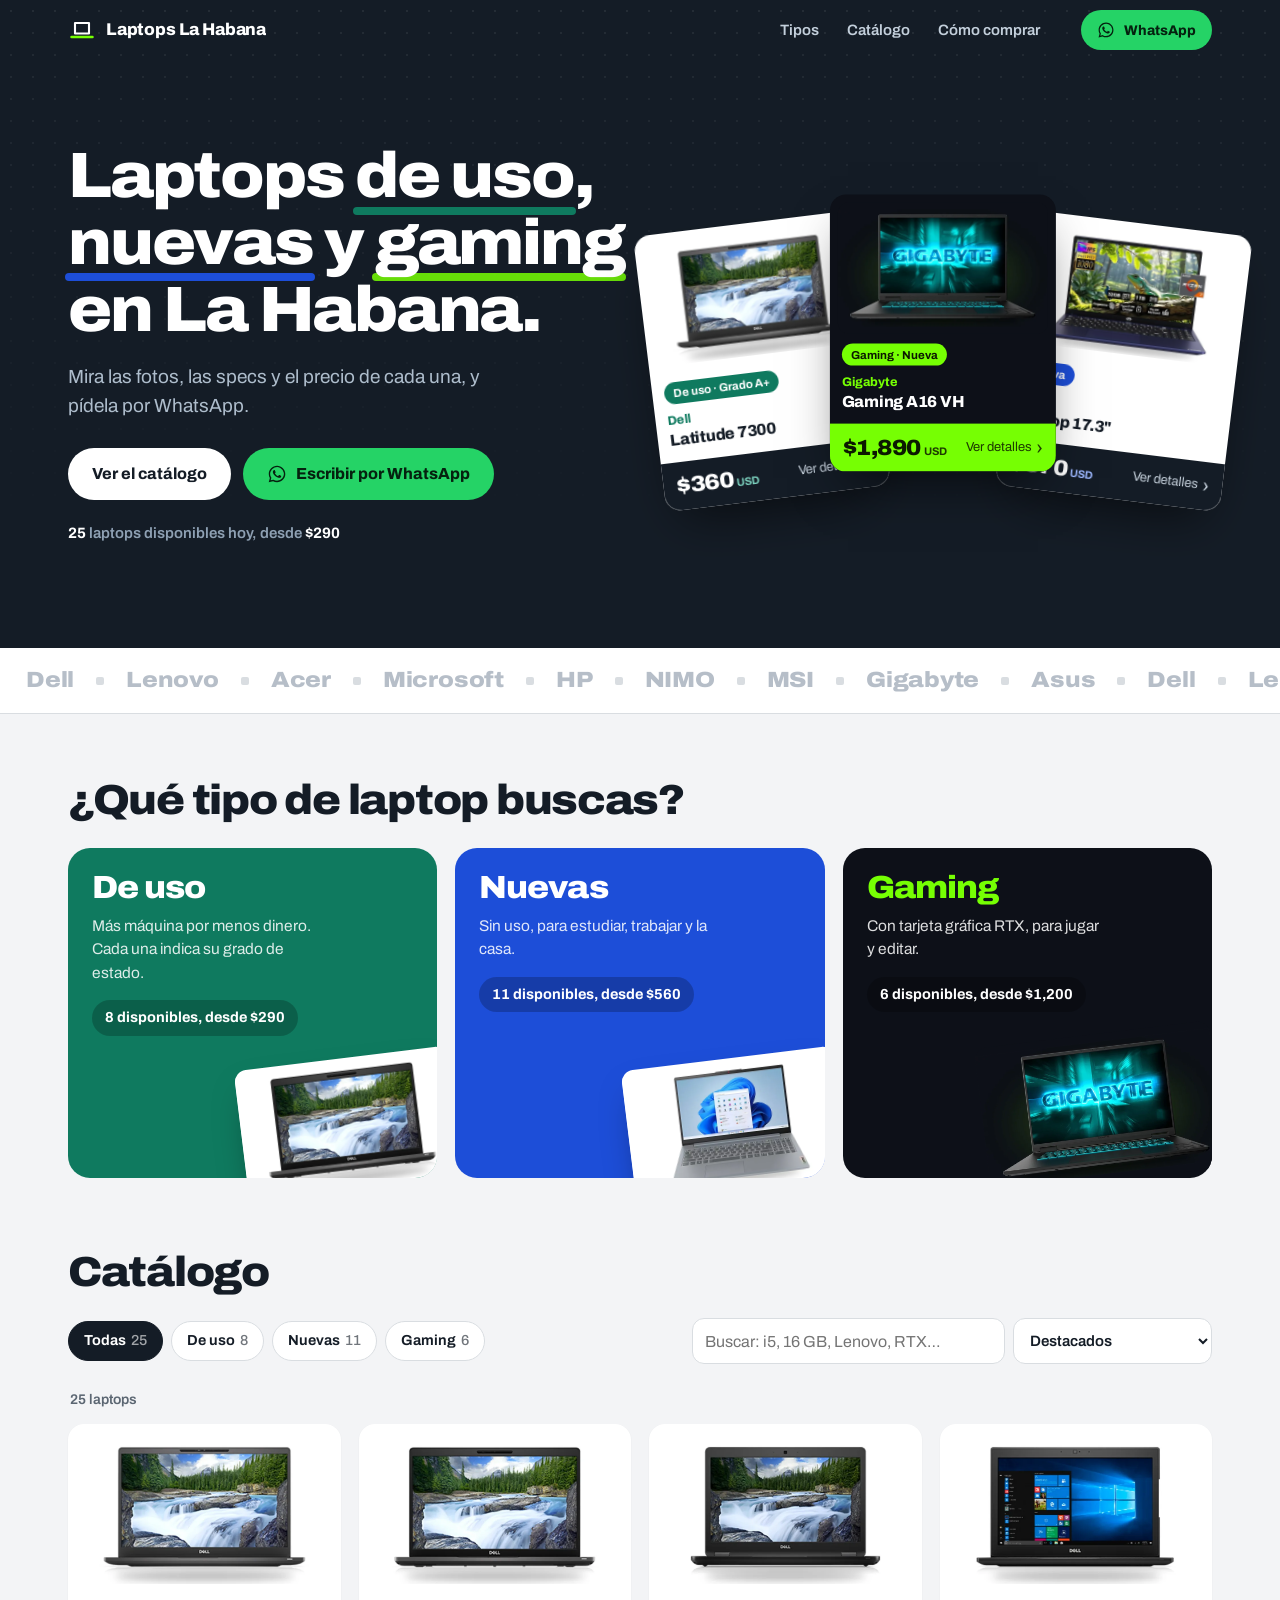
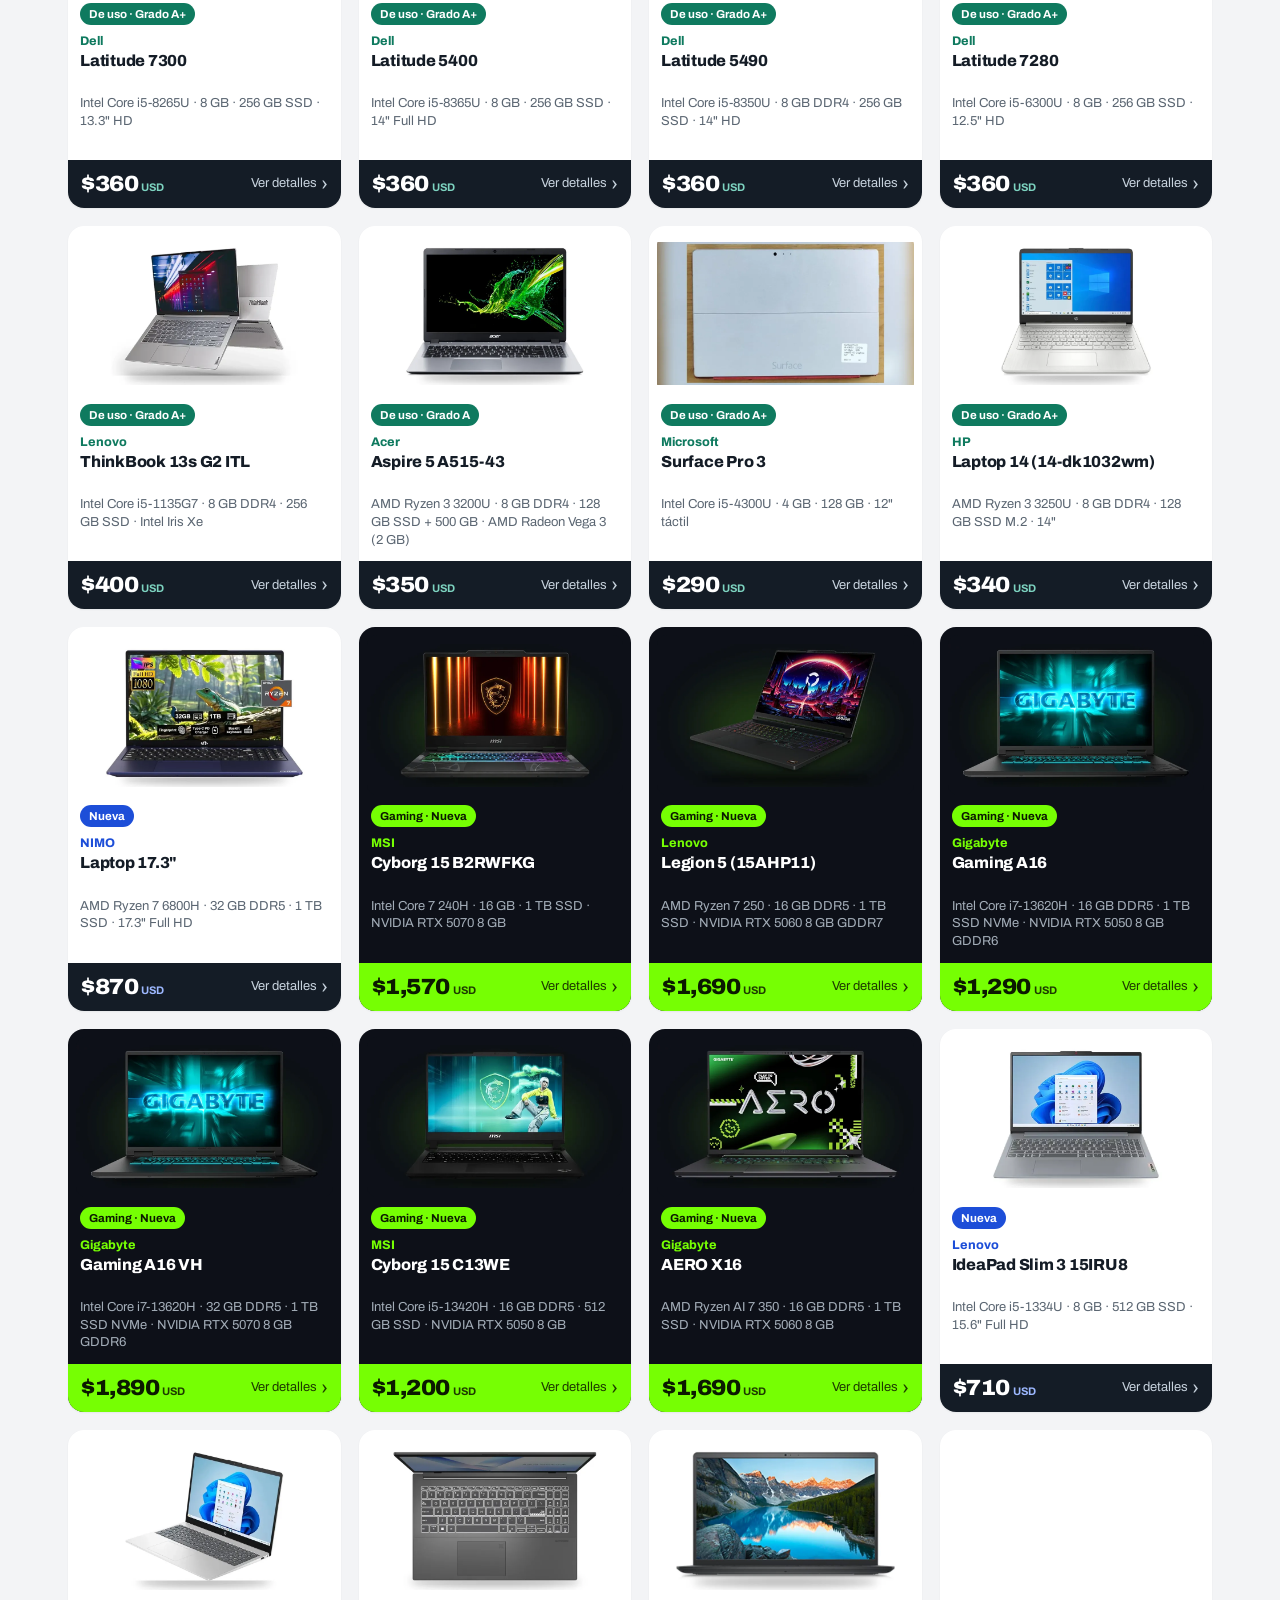
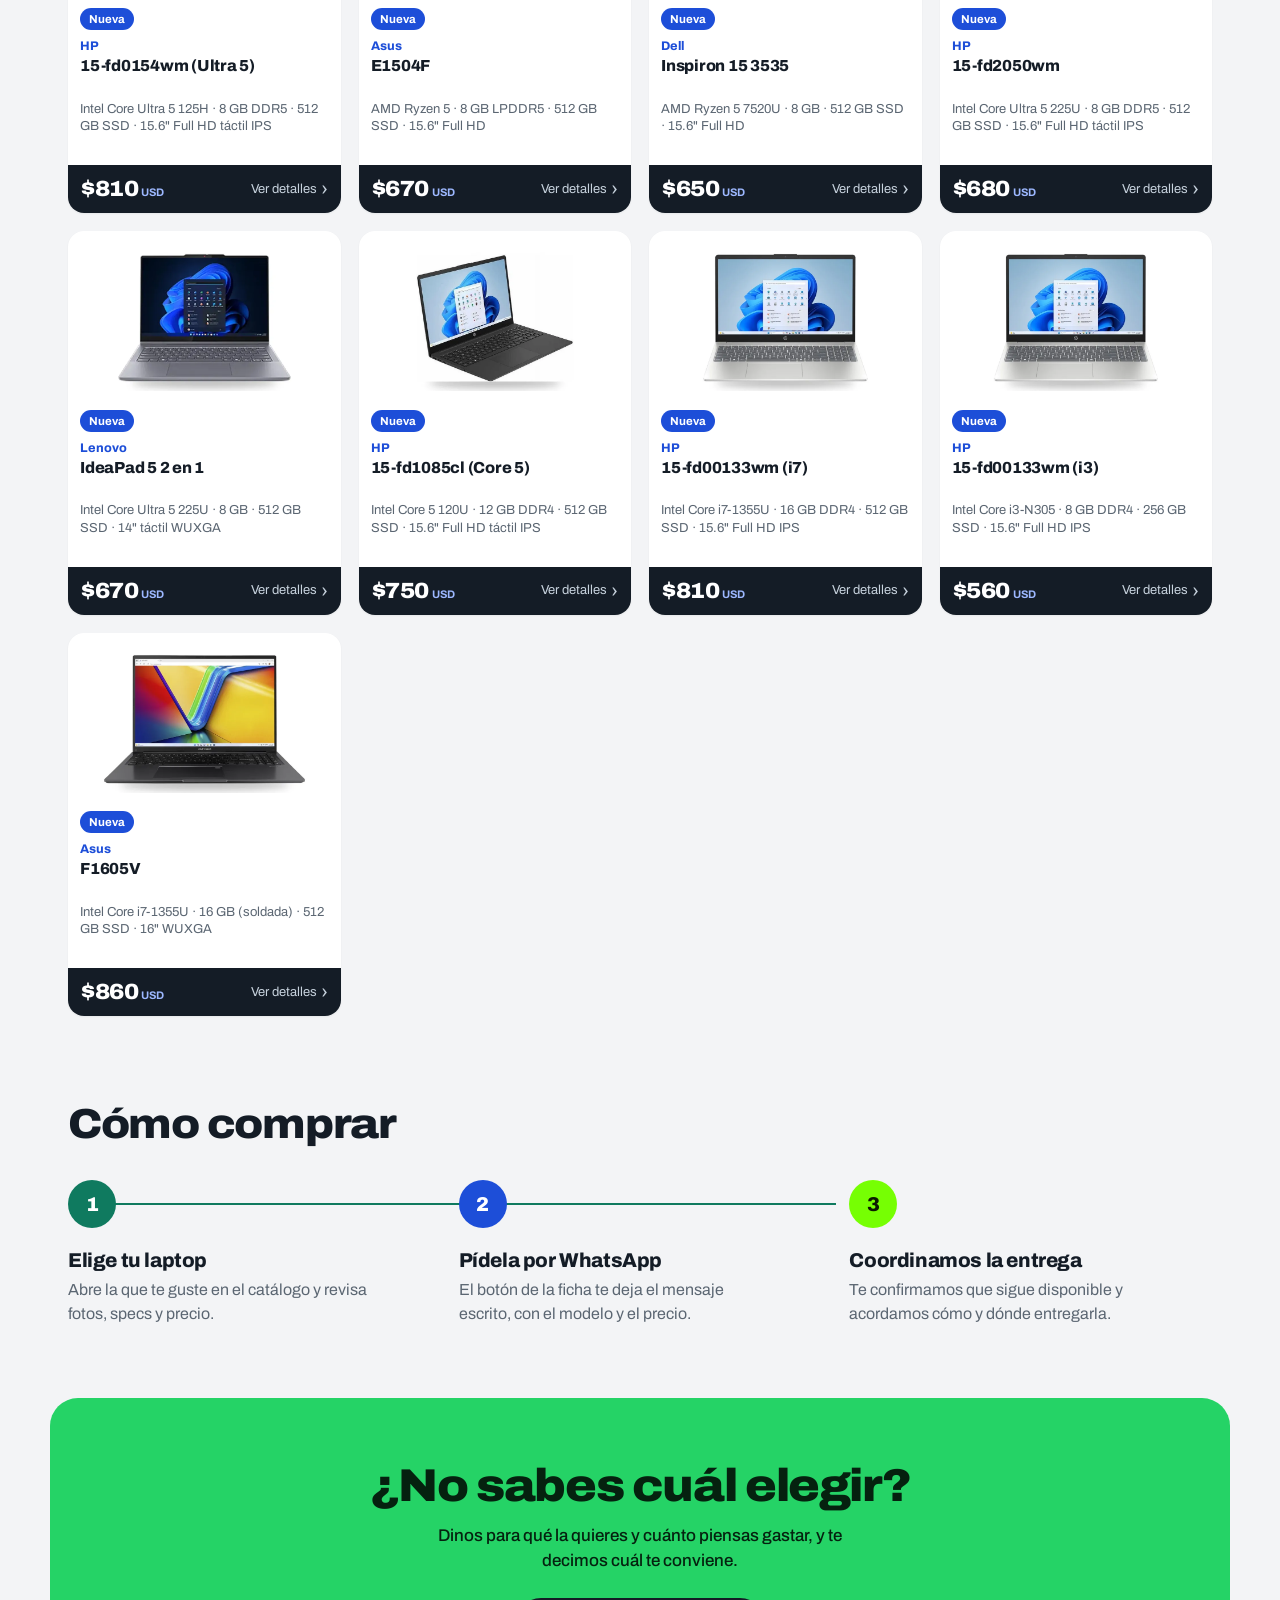
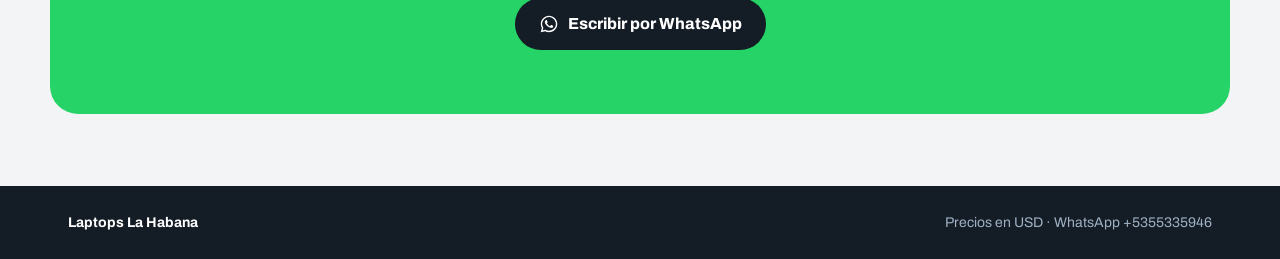
<file: index.html>
<!doctype html>
<html lang="es">
<head>
<meta charset="utf-8">
<meta name="viewport" content="width=device-width, initial-scale=1, viewport-fit=cover">
<!-- Seguridad: la página solo puede cargar archivos de este mismo sitio (nada de scripts externos ni incrustados). -->
<meta http-equiv="Content-Security-Policy" content="default-src 'none'; script-src 'self'; style-src 'self' 'unsafe-inline'; img-src 'self' data:; font-src 'self'; connect-src 'self'; base-uri 'none'; form-action 'none'">
<meta name="referrer" content="strict-origin-when-cross-origin">
<title>Catálogo de Laptops</title>
<meta name="description" content="Laptops de uso, nuevas y gaming en La Habana. Mira fotos, specs y precio, y pide la tuya por WhatsApp.">
<meta name="theme-color" content="#141c26">
<meta property="og:type" content="website">
<meta property="og:title" content="Laptops de uso, nuevas y gaming en La Habana">
<meta property="og:description" content="Laptops de uso, nuevas y gaming. Mira fotos, specs y precio, y pide la tuya por WhatsApp.">
<!-- Vista previa del enlace en WhatsApp, Facebook, etc. Si cambia la dirección de la página, cambia estas dos URL. -->
<meta property="og:url" content="https://pepilloagricola.github.io/catalogos/">
<meta property="og:image" content="https://pepilloagricola.github.io/catalogos/assets/og.jpg">
<meta property="og:image:width" content="1200">
<meta property="og:image:height" content="630">
<meta property="og:locale" content="es_ES">
<meta name="twitter:card" content="summary_large_image">
<link rel="preload" href="assets/fonts/archivo.woff2" as="font" type="font/woff2" crossorigin>
<link rel="icon" href="data:image/svg+xml,%3Csvg xmlns='http://www.w3.org/2000/svg' viewBox='0 0 32 32'%3E%3Crect width='32' height='32' rx='7' fill='%23141c26'/%3E%3Cpath d='M8 9h16v11H8z' fill='none' stroke='%23fff' stroke-width='2.2' stroke-linejoin='round'/%3E%3Cpath d='M5 24h22' stroke='%2376ff03' stroke-width='2.6' stroke-linecap='round'/%3E%3C/svg%3E">
<link rel="stylesheet" href="assets/styles.css">
</head>
<body>
<div id="page">

<header class="nav" id="nav">
  <div class="wrap nav-in">
    <a class="logo" href="#inicio">
      <svg viewBox="0 0 32 32" aria-hidden="true"><path class="l1" d="M8 8h16v12H8z"/><path class="l2" d="M4 24h24"/></svg>
      <span id="brand">Catálogo de Laptops</span>
    </a>
    <nav class="nav-links" aria-label="Secciones">
      <a href="#tipos">Tipos</a>
      <a href="#catalogo">Catálogo</a>
      <a href="#como-comprar">Cómo comprar</a>
    </nav>
    <a class="btn btn-wa btn-sm" id="waNav" href="#" target="_blank" rel="noopener">
      <svg viewBox="0 0 24 24" aria-hidden="true"><use href="#i-wa"/></svg><span>WhatsApp</span>
    </a>
  </div>
</header>

<!-- ============ Portada ============ -->
<section class="hero" id="inicio">
  <div class="wrap hero-in">
    <div class="hero-copy">
      <h1>Laptops <span class="u u-uso">de uso</span>, <span class="u u-nueva">nuevas</span> y <span class="u u-gaming">gaming</span> en La Habana.</h1>
      <p class="hero-sub" id="brandSub">Mira las fotos, las specs y el precio de cada una, y pídela por WhatsApp.</p>
      <div class="hero-cta">
        <a class="btn btn-light" href="#catalogo">Ver el catálogo</a>
        <a class="btn btn-wa" id="waHero" href="#" target="_blank" rel="noopener">
          <svg viewBox="0 0 24 24" aria-hidden="true"><use href="#i-wa"/></svg>Escribir por WhatsApp
        </a>
      </div>
      <p class="hero-fact" id="heroFact"></p>
    </div>
    <div class="fan" id="fan" aria-label="Algunas laptops del catálogo"></div>
  </div>
</section>

<!-- ============ Marcas ============ -->
<div class="brands" aria-hidden="true"><div class="brands-track" id="brands"></div></div>

<!-- ============ Tipos ============ -->
<section class="types" id="tipos">
  <div class="wrap">
    <h2 class="rv">¿Qué tipo de laptop buscas?</h2>
    <div class="types-grid">
      <button class="type t-uso rv" data-cat="uso">
        <span class="type-name">De uso</span>
        <span class="type-desc">Más máquina por menos dinero. Cada una indica su grado de estado.</span>
        <span class="type-meta" data-meta="uso"></span>
        <span class="type-photo"><img data-photo="uso" alt="" loading="lazy"></span>
      </button>
      <button class="type t-nueva rv" data-cat="nueva" style="--d:1">
        <span class="type-name">Nuevas</span>
        <span class="type-desc">Sin uso, para estudiar, trabajar y la casa.</span>
        <span class="type-meta" data-meta="nueva"></span>
        <span class="type-photo"><img data-photo="nueva" alt="" loading="lazy"></span>
      </button>
      <button class="type t-gaming rv" data-cat="gaming" style="--d:2">
        <span class="type-name">Gaming</span>
        <span class="type-desc">Con tarjeta gráfica RTX, para jugar y editar.</span>
        <span class="type-meta" data-meta="gaming"></span>
        <span class="type-photo"><img data-photo="gaming" alt="" loading="lazy"></span>
      </button>
    </div>
  </div>
</section>

<!-- ============ Catálogo ============ -->
<section class="catalog" id="catalogo">
  <div class="wrap">
    <h2 class="rv">Catálogo</h2>
  </div>
  <div class="tools" id="tools">
    <div class="wrap tools-in">
      <div class="search">
        <input id="q" type="search" placeholder="Buscar: i5, 16 GB, Lenovo, RTX…" aria-label="Buscar">
        <select id="sort" aria-label="Ordenar">
          <option value="">Destacados</option>
          <option value="asc">Precio: menor a mayor</option>
          <option value="desc">Precio: mayor a menor</option>
        </select>
      </div>
      <div class="chips" id="chips" role="group" aria-label="Categorías"></div>
    </div>
  </div>
  <div class="wrap">
    <div class="count" id="count" aria-live="polite"></div>
    <div class="grid" id="grid"><div class="empty">Cargando catálogo…</div></div>
  </div>
</section>

<!-- ============ Cómo comprar ============ -->
<section class="how" id="como-comprar">
  <div class="wrap">
    <h2 class="rv">Cómo comprar</h2>
    <ol class="steps rv" id="steps">
      <li><span class="step-n">1</span><h3>Elige tu laptop</h3><p>Abre la que te guste en el catálogo y revisa fotos, specs y precio.</p></li>
      <li><span class="step-n">2</span><h3>Pídela por WhatsApp</h3><p>El botón de la ficha te deja el mensaje escrito, con el modelo y el precio.</p></li>
      <li><span class="step-n">3</span><h3>Coordinamos la entrega</h3><p>Te confirmamos que sigue disponible y acordamos cómo y dónde entregarla.</p></li>
    </ol>
  </div>
</section>

<!-- ============ Cierre ============ -->
<section class="close">
  <div class="wrap close-in rv">
    <h2>¿No sabes cuál elegir?</h2>
    <p>Dinos para qué la quieres y cuánto piensas gastar, y te decimos cuál te conviene.</p>
    <a class="btn btn-dark" id="waClose" href="#" target="_blank" rel="noopener">
      <svg viewBox="0 0 24 24" aria-hidden="true"><use href="#i-wa"/></svg>Escribir por WhatsApp
    </a>
  </div>
</section>

<footer class="foot">
  <div class="wrap foot-in">
    <b id="brandFoot">Catálogo de Laptops</b>
    <span id="foot"></span>
  </div>
</footer>

<a class="fab" id="fab" href="#" target="_blank" rel="noopener" aria-label="Escribir por WhatsApp">
  <svg viewBox="0 0 24 24" aria-hidden="true"><use href="#i-wa"/></svg>
</a>
</div>

<div class="sheet" id="sheet" aria-hidden="true">
  <div class="bg" data-close></div>
  <div class="panel" tabindex="-1" role="dialog" aria-modal="true" aria-labelledby="dTitle" id="panel"></div>
</div>
<div class="toast" id="toast" role="status"></div>

<svg width="0" height="0" style="position:absolute" aria-hidden="true">
  <symbol id="i-wa" viewBox="0 0 24 24"><path fill="currentColor" d="M12.04 2C6.58 2 2.13 6.45 2.13 11.91c0 1.75.46 3.45 1.32 4.95L2.05 22l5.25-1.38a9.9 9.9 0 0 0 4.74 1.21c5.46 0 9.91-4.45 9.91-9.91S17.5 2 12.04 2Zm0 18.15a8.2 8.2 0 0 1-4.2-1.15l-.3-.18-3.12.82.83-3.04-.2-.31a8.24 8.24 0 1 1 6.99 3.86Zm4.52-6.17c-.25-.12-1.47-.72-1.69-.81-.23-.08-.39-.12-.56.13-.16.24-.64.8-.78.97-.14.16-.29.18-.54.06-.25-.12-1.05-.39-1.99-1.23-.74-.66-1.23-1.47-1.38-1.72-.14-.25-.02-.38.11-.5.11-.11.25-.29.37-.43.13-.15.17-.25.25-.41.08-.17.04-.31-.02-.43-.06-.12-.56-1.34-.76-1.84-.2-.48-.41-.42-.56-.43h-.48c-.17 0-.43.06-.66.31-.22.25-.86.85-.86 2.07 0 1.22.89 2.4 1.01 2.56.12.17 1.75 2.67 4.23 3.74.59.26 1.05.41 1.41.52.59.19 1.13.16 1.56.1.48-.07 1.47-.6 1.67-1.18.21-.58.21-1.07.15-1.18-.07-.1-.23-.16-.48-.28Z"/></symbol>
</svg>

<script src="assets/app.js"></script>
</body>
</html>
</file>
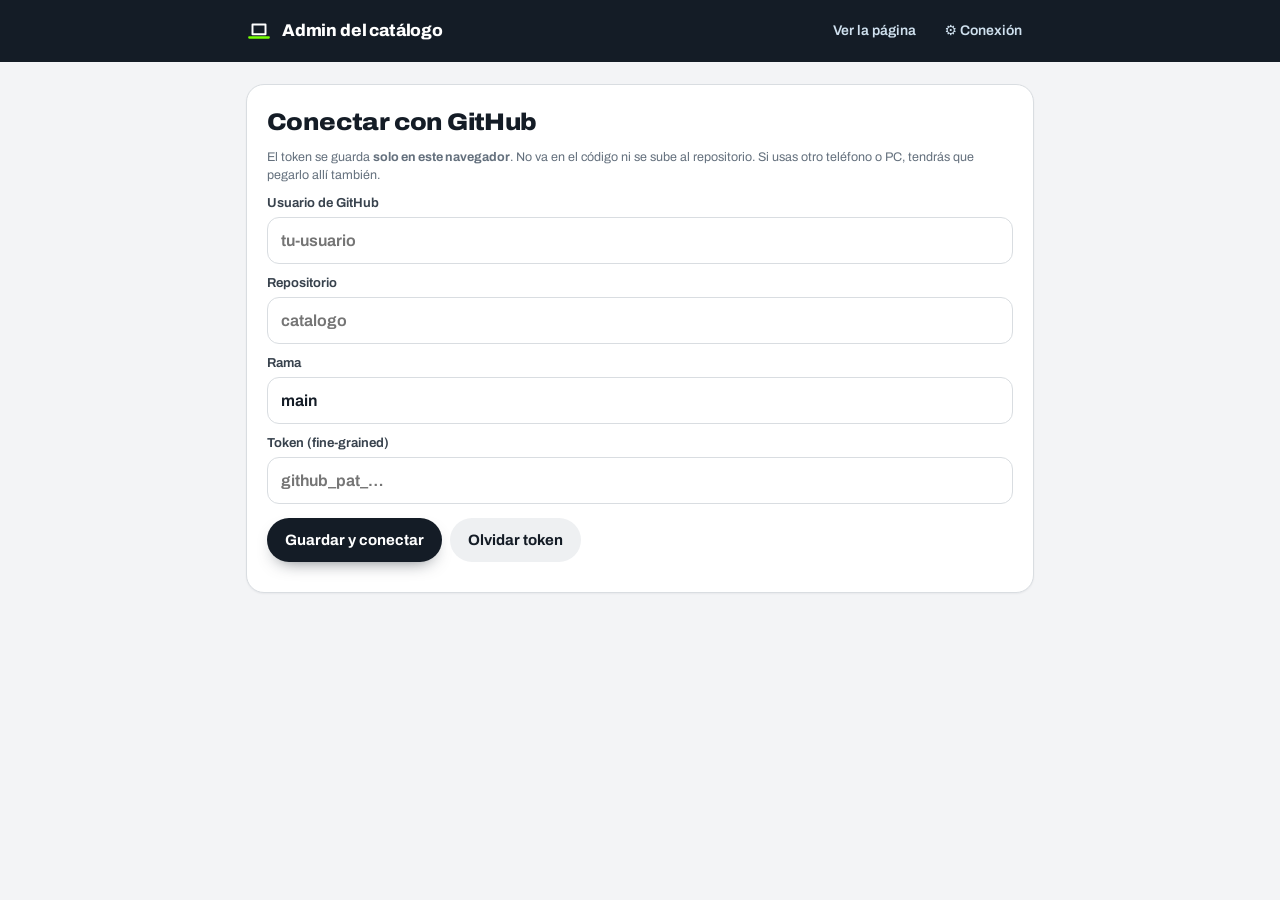
<file: admin.html>
<!doctype html>
<html lang="es">
<head>
<meta charset="utf-8">
<meta name="viewport" content="width=device-width, initial-scale=1, viewport-fit=cover">
<!-- Seguridad: el panel solo carga archivos de este sitio y solo habla con la API de GitHub. -->
<meta http-equiv="Content-Security-Policy" content="default-src 'none'; script-src 'self'; style-src 'self' 'unsafe-inline'; img-src 'self' data: blob:; font-src 'self'; connect-src 'self' https://api.github.com; base-uri 'none'; form-action 'none'">
<meta name="referrer" content="no-referrer">
<meta name="robots" content="noindex, nofollow">
<title>Admin · Catálogo</title>
<meta name="theme-color" content="#141c26">
<link rel="stylesheet" href="assets/admin.css">
</head>
<body>
<header class="bar">
  <div class="bar-in">
    <strong>Admin del catálogo</strong>
    <div class="bar-act">
      <a href="./" target="_blank" class="lnk">Ver la página</a>
      <button class="lnk" id="btnCfg">⚙ Conexión</button>
    </div>
  </div>
</header>

<!-- Conexión -->
<section class="wrap" id="vCfg" hidden>
  <div class="box">
    <h1>Conectar con GitHub</h1>
    <p class="hint">El token se guarda <b>solo en este navegador</b>. No va en el código ni se sube al repositorio. Si usas otro teléfono o PC, tendrás que pegarlo allí también.</p>
    <label>Usuario de GitHub<input id="cOwner" autocomplete="off" placeholder="tu-usuario"></label>
    <label>Repositorio<input id="cRepo" autocomplete="off" placeholder="catalogo"></label>
    <label>Rama<input id="cBranch" autocomplete="off" value="main"></label>
    <label>Token (fine-grained)<input id="cToken" type="password" autocomplete="off" placeholder="github_pat_…"></label>
    <div class="row">
      <button class="btn pri" id="cSave">Guardar y conectar</button>
      <button class="btn" id="cForget">Olvidar token</button>
    </div>
    <p class="msg" id="cMsg"></p>
  </div>
</section>

<!-- Lista -->
<section class="wrap" id="vList" hidden>
  <div class="pub" id="pubBar" hidden>
    <span id="pubTxt">Tienes cambios sin publicar</span>
    <div class="row"><button class="btn" id="btnDiscard">Descartar</button><button class="btn pri" id="btnPublish">Publicar</button></div>
  </div>

  <details class="box" id="storeBox">
    <summary>Datos de la tienda</summary>
    <label>Nombre de la tienda<input id="sNombre"></label>
    <label>Frase de la portada (debajo del titular)<input id="sMensaje"></label>
    <div class="two">
      <label>WhatsApp (con código de país, sin +)<input id="sWa" inputmode="numeric" placeholder="5355335946"></label>
      <label>Moneda<input id="sMon" placeholder="USD"></label>
    </div>
  </details>

  <div class="list-head">
    <input id="lq" type="search" placeholder="Buscar producto…">
    <button class="btn pri" id="btnNew">+ Nuevo</button>
  </div>
  <div id="list"></div>
</section>

<!-- Editor -->
<section class="wrap" id="vEdit" hidden>
  <div class="box">
    <div class="edit-head"><button class="lnk" id="eBack">‹ Volver</button><h1 id="eTitle">Producto</h1></div>
    <form id="form" autocomplete="off">
      <div class="two">
        <label>Marca *<input name="marca" required placeholder="Dell"></label>
        <label>Modelo *<input name="modelo" required placeholder="Latitude 7300"></label>
      </div>
      <div class="three">
        <label>Categoría
          <select name="categoria"><option value="uso">De uso</option><option value="nueva">Nueva</option><option value="gaming">Gaming</option></select>
        </label>
        <label>Grado (si es de uso)<input name="grado" placeholder="A+"></label>
        <label>Precio (USD) *<input name="precio" type="number" min="0" step="1" required inputmode="numeric"></label>
      </div>

      <fieldset>
        <legend>Fotos</legend>
        <div class="imgs" id="imgs"></div>
        <label class="btn up">📷 Añadir fotos<input type="file" id="fileIn" accept="image/*" multiple hidden></label>
        <p class="hint">Se comprimen solas antes de subir. La primera foto es la portada; usa ◀ ▶ para reordenar.</p>
      </fieldset>

      <fieldset>
        <legend>Especificaciones</legend>
        <label>Pantalla<input name="pantalla" placeholder='14" Full HD (1920 × 1080)'></label>
        <label>Procesador<input name="procesador" placeholder="Intel Core i5-8365U"></label>
        <div class="two">
          <label>Memoria RAM<input name="ram" placeholder="8 GB DDR4"></label>
          <label>Almacenamiento<input name="almacenamiento" placeholder="256 GB SSD"></label>
        </div>
        <div class="two">
          <label>Gráficos<input name="graficos" placeholder="Intel UHD Graphics"></label>
          <label>Batería<input name="bateria" placeholder="4 a 6 h aprox."></label>
        </div>
        <div class="two">
          <label>Sistema operativo<input name="so" placeholder="Windows 11"></label>
          <label>Color<input name="color" placeholder="Negro"></label>
        </div>
        <label>Puertos<input name="puertos" placeholder="USB-C ×1, HDMI ×1, USB 3.0 ×2…"></label>
      </fieldset>

      <fieldset>
        <legend>Textos</legend>
        <label>Incluye<input name="incluye" placeholder="Mouse inalámbrico · Office 2021"></label>
        <label>Nota destacada (regalo, garantía…)<input name="nota" placeholder="Garantía incluida: 15 días"></label>
        <label>Descripción<textarea name="descripcion" rows="3"></textarea></label>
      </fieldset>

      <label class="chk"><input type="checkbox" name="disponible"> Disponible (desmárcalo para mostrarla como vendida)</label>
      <label class="chk"><input type="checkbox" name="oculto"> Ocultar del catálogo (no se muestra)</label>

      <div class="row end">
        <button type="button" class="btn danger" id="eDel">Eliminar</button>
        <button type="submit" class="btn pri">Guardar</button>
      </div>
      <p class="hint">“Guardar” lo deja listo aquí; los clientes lo verán cuando pulses <b>Publicar</b>.</p>
    </form>
  </div>
</section>

<div class="overlay" id="busy" hidden><div class="spin"></div><p id="busyTxt">Trabajando…</p></div>
<div class="toast" id="toast"></div>
<script src="assets/admin.js"></script>
</body>
</html>
</file>
<file: assets/styles.css>
/* =========================================================
   Landing + catálogo de laptops
   Mantiene los colores del catálogo original:
   azul marino, verde (de uso), azul (nuevas) y neón (gaming).
   Tipografía: Archivo, incluida en assets/fonts (sin CDN).
   ========================================================= */
@font-face{
  font-family:"Archivo";font-style:normal;font-display:swap;
  font-weight:100 900;font-stretch:62% 125%;
  src:url(fonts/archivo.woff2) format("woff2-variations"),url(fonts/archivo.woff2) format("woff2");
}
:root{
  --bg:#f3f4f6; --card:#ffffff; --ink:#141c26; --muted:#5b6672; --line:#d9dde1;
  --navy:#141c26; --navy-2:#1e2a38; --teal:#0f7a5f; --blue:#1d4ed8; --neon:#76ff03; --gdark:#0d1018;
  --radius:16px; --wa:#25d366; --wa-ink:#05210f;
  --ease:cubic-bezier(.2,.75,.2,1);
  --nav-h:60px;
  font-family:"Archivo",system-ui,-apple-system,"Segoe UI",Roboto,Ubuntu,sans-serif;
}
*{box-sizing:border-box;margin:0;padding:0}
html{-webkit-text-size-adjust:100%;text-size-adjust:100%;scroll-behavior:smooth;scroll-padding-top:calc(var(--nav-h) + 8px)}
body{background:var(--bg);color:var(--ink);min-height:100vh;line-height:1.5;-webkit-tap-highlight-color:transparent;-webkit-font-smoothing:antialiased}
img{max-width:100%;display:block}
button{font:inherit;cursor:pointer;border:0;background:none;color:inherit}
a{color:inherit;text-decoration:none}
:focus-visible{outline:3px solid var(--blue);outline-offset:2px}
.wrap{max-width:1180px;margin:0 auto;padding:0 18px}
h2{font-weight:850;font-stretch:108%;font-size:clamp(28px,4.6vw,42px);letter-spacing:-.03em;line-height:1.05}
body.lock{overflow:hidden}

/* ---------- Botones ---------- */
.btn{display:inline-flex;align-items:center;justify-content:center;gap:9px;height:52px;padding:0 24px;border-radius:999px;
  font-weight:750;font-size:16px;white-space:nowrap;transition:transform .25s var(--ease),box-shadow .25s var(--ease),background-color .2s}
.btn svg{width:20px;height:20px;flex:none}
.btn:active{transform:scale(.97)}
.btn-sm{height:40px;padding:0 16px;font-size:14px}
.btn-sm svg{width:18px;height:18px}
.btn-light{background:#fff;color:var(--ink)}
.btn-wa{background:var(--wa);color:var(--wa-ink)}
.btn-dark{background:var(--navy);color:#fff}
@media (hover:hover){
  .btn:hover{transform:translateY(-2px)}
  .btn-light:hover{box-shadow:0 10px 24px -8px rgba(255,255,255,.35)}
  .btn-wa:hover{box-shadow:0 10px 24px -8px rgba(37,211,102,.6)}
  .btn-dark:hover{box-shadow:0 10px 24px -8px rgba(20,28,38,.6)}
}

/* ---------- Navegación ---------- */
.nav{position:fixed;inset:0 0 auto;z-index:15;height:var(--nav-h);color:#fff;transition:background-color .3s,box-shadow .3s}
.nav.solid{background:rgba(20,28,38,.94);-webkit-backdrop-filter:blur(10px);backdrop-filter:blur(10px);box-shadow:0 1px 0 rgba(255,255,255,.08)}
.nav-in{height:100%;display:flex;align-items:center;gap:20px}
.logo{display:flex;align-items:center;gap:10px;font-weight:800;font-size:17px;letter-spacing:-.01em;min-width:0}
.logo span{white-space:nowrap;overflow:hidden;text-overflow:ellipsis}
.logo svg{width:28px;height:28px;flex:none;fill:none;stroke-linecap:round;stroke-linejoin:round}
.logo .l1{stroke:#fff;stroke-width:2.4}
.logo .l2{stroke:var(--neon);stroke-width:2.8}
.nav-links{display:none;gap:2px;margin-left:auto}
.nav-links a{padding:8px 13px;border-radius:999px;font-size:15px;font-weight:600;color:#c3cfdb;transition:color .2s,background-color .2s}
.nav-links a:hover{color:#fff;background:rgba(255,255,255,.08)}
.nav .btn-wa{margin-left:auto}
@media (min-width:800px){.nav-links{display:flex}.nav .btn-wa{margin-left:8px}}
@media (max-width:400px){.nav .btn-wa span{display:none}.nav .btn-wa{width:40px;padding:0}}

/* ---------- Portada ---------- */
.hero{background:var(--navy);color:#fff;padding:calc(var(--nav-h) + 36px) 0 56px;overflow:hidden;position:relative}
/* trama de puntos muy tenue, para que el azul no quede plano */
.hero::before{content:"";position:absolute;inset:0;background-image:radial-gradient(rgba(255,255,255,.07) 1px,transparent 1.4px);
  background-size:22px 22px;-webkit-mask-image:linear-gradient(to bottom,#000,transparent 85%);mask-image:linear-gradient(to bottom,#000,transparent 85%);pointer-events:none}
.hero-in{position:relative;display:grid;gap:36px;align-items:center}
@media (min-width:960px){.hero-in{grid-template-columns:minmax(0,1.05fr) minmax(0,1fr);gap:40px}.hero{padding:calc(var(--nav-h) + 64px) 0 84px}}
.hero h1{font-weight:850;font-stretch:108%;font-size:clamp(36px,6.6vw,64px);line-height:1.04;letter-spacing:-.035em;max-width:13ch}
.hero-sub{color:#aebdcc;font-size:clamp(16px,2.1vw,19px);margin-top:20px;max-width:42ch}
.hero-cta{display:flex;flex-wrap:wrap;gap:12px;margin-top:28px}
.hero-fact{margin-top:22px;color:#8ea0b3;font-size:15px;font-weight:600;min-height:1.5em}
.hero-fact b{color:#fff}

/* Subrayados con el color de cada tipo: son la leyenda del catálogo */
.u{position:relative;white-space:nowrap;z-index:0}
.u::after{content:"";position:absolute;left:-.04em;right:-.04em;bottom:-.07em;height:.13em;border-radius:.1em;z-index:-1;
  transform:scaleX(0);transform-origin:left;transition:transform .7s var(--ease)}
.u-uso::after{background:var(--teal);transition-delay:.5s}
.u-nueva::after{background:var(--blue);transition-delay:.7s}
.u-gaming::after{background:var(--neon);opacity:.85;transition-delay:.9s}
.loaded .u::after{transform:scaleX(1)}

/* Entrada de la portada */
.hero-copy > *{opacity:0;transform:translateY(18px);transition:opacity .7s var(--ease),transform .7s var(--ease)}
.loaded .hero-copy > *{opacity:1;transform:none}
.hero-copy > :nth-child(2){transition-delay:.12s}
.hero-copy > :nth-child(3){transition-delay:.22s}
.hero-copy > :nth-child(4){transition-delay:.32s}

/* Abanico de laptops reales del catálogo */
.fan{position:relative;height:clamp(300px,58vw,440px);--px:0;--py:0}
.fan-item{position:absolute;left:50%;top:50%;width:min(42%,240px);z-index:1;
  transform:translate(-50%,-50%) translate(0,40px) rotate(0deg);opacity:0;
  transition:transform .9s var(--ease),opacity .6s var(--ease)}
.fan.ready .fan-item{opacity:1;
  transform:translate(-50%,-50%) translate(calc(var(--x) + var(--px) * var(--k) * 1px),calc(var(--y) + var(--py) * var(--k) * 1px)) rotate(var(--r))}
.fan-item:nth-child(1){--x:-80%;--y:6%;--r:-7deg;--k:10;transition-delay:.35s}
.fan-item:nth-child(2){--x:0%;--y:-4%;--r:0deg;--k:18;z-index:2;transition-delay:.2s}
.fan-item:nth-child(3){--x:80%;--y:6%;--r:7deg;--k:10;transition-delay:.5s}
.fan-item .card{box-shadow:0 24px 50px -18px rgba(0,0,0,.65)}
.fan-item .sp{display:none}
.fan-item .md{-webkit-line-clamp:1;line-clamp:1;min-height:0}
@media (hover:hover){
  .fan.ready .fan-item{transition-delay:0s;transition-duration:.45s}
  .fan.ready.settled .fan-item:hover{z-index:3;transform:translate(-50%,-50%) translate(var(--x),calc(var(--y) - 14px)) rotate(0deg) scale(1.04)}
}
@media (max-width:520px){
  .fan-item:nth-child(1){--x:-70%}.fan-item:nth-child(3){--x:70%}
  .fan-item .bd{padding:8px 8px 8px}.fan-item .md{font-size:13px}.fan-item .mk{font-size:11.5px;margin-top:6px}
  .fan-item .badge{font-size:10px;padding:2px 6px}
  .fan-item .pr{padding:8px;min-height:38px}.fan-item .pr b{font-size:16px}
}

/* ---------- Franja de marcas ---------- */
.brands{background:#fff;border-bottom:1px solid var(--line);overflow:hidden;padding:16px 0}
.brands-track{display:flex;width:max-content;gap:0}
.brands-track span{font-weight:850;font-stretch:112%;font-size:22px;letter-spacing:-.01em;color:#b6bec8;padding:0 26px;position:relative;white-space:nowrap}
.brands-track span::after{content:"";position:absolute;right:-4px;top:50%;width:8px;height:8px;margin-top:-4px;border-radius:2px;background:var(--line)}
@media (prefers-reduced-motion:no-preference){.brands-track.run{animation:marquee var(--dur,40s) linear infinite}}
@keyframes marquee{to{transform:translateX(-50%)}}

/* ---------- Tipos ---------- */
.types{padding:64px 0 24px}
.types-grid{display:grid;gap:14px;margin-top:26px}
@media (min-width:820px){.types-grid{grid-template-columns:repeat(3,1fr);gap:18px}}
.type{position:relative;overflow:hidden;text-align:left;border-radius:22px;padding:24px 24px 26px;min-height:230px;color:#fff;
  display:flex;flex-direction:column;align-items:flex-start;transition:transform .35s var(--ease),box-shadow .35s var(--ease)}
@media (min-width:820px){.type{min-height:330px}}
.t-uso{background:var(--teal)}
.t-nueva{background:var(--blue)}
.t-gaming{background:var(--gdark)}
.type-name{font-weight:850;font-stretch:108%;font-size:32px;letter-spacing:-.03em;line-height:1}
.t-gaming .type-name{color:var(--neon)}
.type-desc{margin-top:10px;font-size:15.5px;max-width:26ch;color:rgba(255,255,255,.86)}
.type-meta{margin-top:16px;font-weight:700;font-size:14.5px;position:relative;z-index:1;
  background:rgba(0,0,0,.22);padding:7px 13px;border-radius:999px}
.type-meta:empty{display:none}
.type-photo{position:absolute;right:-18px;bottom:-14px;width:58%;max-width:250px;aspect-ratio:16/10;border-radius:12px;overflow:hidden;background:#fff;
  transform:rotate(-7deg);box-shadow:0 18px 36px -14px rgba(0,0,0,.5);transition:transform .5s var(--ease)}
.t-gaming .type-photo{background:var(--gdark);box-shadow:none;right:-6px;bottom:-4px;width:64%;max-width:280px}
.type-photo img{width:100%;height:100%;object-fit:contain}
@media (max-width:819px){.type-photo{width:34%;right:-10px;bottom:-8px}.t-gaming .type-photo{width:40%}.type-desc{max-width:22ch}.type-meta{font-size:13.5px}}
@media (hover:hover){
  .type:hover{transform:translateY(-6px);box-shadow:0 26px 44px -22px rgba(20,28,38,.55)}
  .type:hover .type-photo{transform:rotate(-2deg) translate(-8px,-10px) scale(1.05)}
}

/* ---------- Catálogo ---------- */
.catalog{padding:48px 0 30px}
.tools{position:sticky;top:var(--nav-h);z-index:6;margin-top:14px;background:rgba(243,244,246,.95);
  -webkit-backdrop-filter:blur(8px);backdrop-filter:blur(8px);border-bottom:1px solid transparent;transition:border-color .2s}
.tools.stuck{border-bottom-color:var(--line)}
.tools-in{padding-top:10px;padding-bottom:10px;display:flex;flex-direction:column;gap:10px}
@media (min-width:900px){.tools-in{flex-direction:row-reverse;align-items:center;justify-content:space-between}.search{flex:0 1 520px}}
.search{display:flex;gap:8px}
/* 16px evita que iPhone haga zoom al tocar el buscador */
.search input,.search select{height:46px;border:1px solid var(--line);border-radius:12px;padding:0 12px;
  font:inherit;font-size:16px;background:#fff;color:var(--ink);min-width:0;transition:border-color .2s,box-shadow .2s}
.search input:focus,.search select:focus{outline:none;border-color:var(--navy);box-shadow:0 0 0 4px rgba(20,28,38,.08)}
.search input{flex:1}
.search select{flex:none;max-width:44%;font-weight:600;font-size:15px}
.chips{display:flex;gap:8px;overflow-x:auto;scrollbar-width:none;-webkit-overflow-scrolling:touch;margin:0 -18px;padding:0 18px}
.chips::-webkit-scrollbar{display:none}
@media (min-width:900px){.chips{margin:0;padding:0}}
.chip{flex:none;min-height:40px;padding:0 15px;border-radius:999px;background:#fff;border:1px solid var(--line);
  font-size:14.5px;font-weight:650;white-space:nowrap;transition:background-color .2s,color .2s,border-color .2s,transform .15s}
.chip:active{transform:scale(.95)}
.chip[aria-pressed="true"]{background:var(--navy);color:#fff;border-color:var(--navy)}
.chip[data-cat="uso"][aria-pressed="true"]{background:var(--teal);border-color:var(--teal)}
.chip[data-cat="nueva"][aria-pressed="true"]{background:var(--blue);border-color:var(--blue)}
.chip[data-cat="gaming"][aria-pressed="true"]{background:var(--gdark);border-color:var(--gdark);color:var(--neon)}
.chip .n{opacity:.6;font-weight:500;margin-left:5px}
.count{color:var(--muted);font-size:14px;margin:14px 2px 14px;font-weight:600}
.count button{color:var(--blue);font-weight:700;margin-left:8px;text-decoration:underline;text-underline-offset:3px}
.grid{display:grid;grid-template-columns:repeat(2,minmax(0,1fr));gap:10px;align-items:stretch}
@media(min-width:720px){.grid{grid-template-columns:repeat(3,minmax(0,1fr));gap:16px}}
@media(min-width:1040px){.grid{grid-template-columns:repeat(4,minmax(0,1fr));gap:18px}}
@media(max-width:330px){.grid{grid-template-columns:1fr}}

/* ---------- Tarjeta ----------
   Todas las tarjetas miden lo mismo: el nombre ocupa siempre 2 líneas,
   las specs siempre 3 y la franja del precio queda pegada abajo. */
.card{background:var(--card);border-radius:var(--radius);overflow:hidden;display:flex;flex-direction:column;
  height:100%;color:var(--ink);position:relative;box-shadow:0 1px 2px rgba(20,28,38,.06)}
.ph{margin:8px 8px 0;background:#fff;border-radius:10px;aspect-ratio:16/10;overflow:hidden;position:relative;flex:none}
.ph img{width:100%;height:100%;object-fit:contain;transition:transform .5s var(--ease)}
.bd{padding:10px 12px 12px;flex:1 1 auto;display:flex;flex-direction:column;min-width:0}
.badge{display:block;max-width:100%;overflow:hidden;text-overflow:ellipsis;white-space:nowrap;align-self:flex-start;
  font-size:11.5px;font-weight:700;padding:3px 9px;border-radius:999px;color:#fff;background:var(--teal);line-height:1.4}
.badge.nueva{background:var(--blue)}
.badge.gaming{background:var(--neon);color:#0b1a00}
.mk{font-size:12.5px;font-weight:750;color:var(--teal);margin-top:9px;line-height:1.2;
  white-space:nowrap;overflow:hidden;text-overflow:ellipsis}
.nueva .mk{color:var(--blue)}
.md{font-size:16px;font-weight:800;line-height:1.2;letter-spacing:-.015em;margin-top:2px;
  display:-webkit-box;-webkit-box-orient:vertical;-webkit-line-clamp:2;line-clamp:2;overflow:hidden;
  min-height:calc(2 * 1.2em);overflow-wrap:anywhere}
.sp{font-size:13px;color:var(--muted);line-height:1.35;margin-top:6px;
  display:-webkit-box;-webkit-box-orient:vertical;-webkit-line-clamp:3;line-clamp:3;overflow:hidden;
  min-height:calc(3 * 1.35em)}
.pr{flex:none;display:flex;align-items:center;justify-content:space-between;gap:6px;
  background:var(--navy);color:#fff;padding:11px 13px;min-height:48px}
.pr .amt{white-space:nowrap;line-height:1}
.pr b{font-size:22px;font-weight:850;font-stretch:108%;letter-spacing:-.02em}
.pr small{font-size:11px;color:#7dd3c0;font-weight:700;margin-left:3px}
.nueva .pr small{color:#9db8ff}
.pr .go{font-size:13px;color:#c7d2dd;white-space:nowrap;line-height:1;display:flex;align-items:center;gap:4px}
.pr .go span{font-size:20px;line-height:.8;display:inline-block;transition:transform .3s var(--ease)}
@media(max-width:480px){
  .bd{padding:10px}
  .md{font-size:15px}
  .pr{padding:10px}
  .pr b{font-size:19px}
  .pr .go em{display:none}
  .pr .go span{font-size:22px}
}
em{font-style:normal}

.card.gaming{background:var(--gdark);color:#fff}
.card.gaming .ph{background:var(--gdark)}
.card.gaming .mk{color:var(--neon)}
.card.gaming .sp{color:#a3adb8}
.card.gaming .pr{background:var(--neon);color:#0b1a00}
.card.gaming .pr small,.card.gaming .pr .go{color:#1d3b00}

.card.sold .ph img,.card.sold .bd{opacity:.5}
.card.sold .pr b{text-decoration:line-through;opacity:.7}
.sold-tag{position:absolute;right:6px;bottom:6px;background:#b91c1c;color:#fff;font-weight:800;font-size:11px;
  padding:3px 8px;border-radius:6px}

@media (hover:hover){
  .grid .card{transition:transform .35s var(--ease),box-shadow .35s var(--ease)}
  .grid .card:hover{transform:translateY(-6px);box-shadow:0 22px 36px -18px rgba(20,28,38,.4)}
  .grid .card:hover .ph img{transform:scale(1.07)}
  .grid .card:hover .go span{transform:translateX(5px)}
}
/* las tarjetas entran escalonadas al cargar y al filtrar */
@media (prefers-reduced-motion:no-preference){
  .grid .card{animation:cardIn .55s var(--ease) both;animation-delay:calc(var(--i,0) * 45ms)}
}
@keyframes cardIn{from{opacity:0;transform:translateY(22px)}to{opacity:1;transform:none}}

.empty{grid-column:1/-1;text-align:center;color:var(--muted);padding:60px 10px;font-weight:600}
.empty button{display:block;margin:12px auto 0;color:var(--blue);font-weight:700;text-decoration:underline;text-underline-offset:3px}

/* ---------- Cómo comprar ---------- */
.how{padding:56px 0 72px}
.steps{list-style:none;display:grid;gap:26px;margin-top:34px;position:relative}
.steps li{position:relative;padding-left:68px}
.step-n{position:absolute;left:0;top:0;width:48px;height:48px;border-radius:50%;background:var(--navy);color:#fff;display:grid;place-items:center;
  font-weight:850;font-size:20px;z-index:1;transition:background-color .4s,color .4s,transform .5s var(--ease)}
.steps h3{font-weight:800;font-size:20px;letter-spacing:-.02em;line-height:1.2;padding-top:10px}
.steps p{color:var(--muted);margin-top:6px;max-width:34ch}
/* línea que une los pasos y se dibuja al llegar a la sección */
.steps::before{content:"";position:absolute;left:23px;top:24px;bottom:24px;width:2px;background:var(--line)}
.steps::after{content:"";position:absolute;left:23px;top:24px;bottom:24px;width:2px;background:var(--teal);transform:scaleY(0);transform-origin:top;
  transition:transform 1.4s var(--ease) .2s}
.steps.in::after{transform:scaleY(1)}
.steps.in li:nth-child(1) .step-n{background:var(--teal);transition-delay:.2s}
.steps.in li:nth-child(2) .step-n{background:var(--blue);transition-delay:.7s}
.steps.in li:nth-child(3) .step-n{background:var(--neon);color:#0b1a00;transition-delay:1.2s}
@media (min-width:820px){
  .steps{grid-template-columns:repeat(3,1fr);gap:28px}
  .steps li{padding:68px 0 0}
  .steps h3{padding-top:0}
  .steps::before,.steps::after{left:24px;right:calc(33.33% - 24px + 19px);top:23px;bottom:auto;width:auto;height:2px}
  .steps::after{transform:scaleX(0);transform-origin:left}
  .steps.in::after{transform:scaleX(1)}
}

/* ---------- Cierre ---------- */
.close{padding:0 0 72px}
.close-in{background:var(--wa);color:var(--wa-ink);border-radius:28px;padding:40px 26px;text-align:center;width:calc(100% - 36px)}
.close-in h2{font-size:clamp(28px,5vw,46px)}
.close-in p{margin:12px auto 24px;max-width:44ch;font-size:17px;font-weight:500}
@media (min-width:820px){.close-in{padding:64px 40px}}

.foot{background:var(--navy);color:#9fb1c3;font-size:14px;padding:26px 0 calc(26px + env(safe-area-inset-bottom))}
.foot-in{display:flex;flex-wrap:wrap;gap:6px 24px;justify-content:space-between}
.foot b{color:#fff}

/* ---------- WhatsApp flotante ---------- */
.fab{position:fixed;right:16px;bottom:calc(16px + env(safe-area-inset-bottom));z-index:12;width:58px;height:58px;border-radius:50%;
  background:var(--wa);color:#fff;display:grid;place-items:center;box-shadow:0 12px 26px -8px rgba(37,211,102,.7);
  transform:scale(0);transition:transform .4s var(--ease)}
.fab svg{width:30px;height:30px}
.fab.show{transform:scale(1)}
@media (hover:hover){.fab.show:hover{transform:scale(1.1)}}

/* ---------- Aparición al hacer scroll ---------- */
@media (prefers-reduced-motion:no-preference){
  .js .rv{opacity:0;transform:translateY(26px);transition:opacity .75s var(--ease),transform .75s var(--ease);transition-delay:calc(var(--d,0) * 110ms)}
  .js .rv.in{opacity:1;transform:none}
  .js .type.rv.in{transition:opacity .75s var(--ease) calc(var(--d,0) * 110ms),transform .35s var(--ease),box-shadow .35s var(--ease)}
}
@media (prefers-reduced-motion:reduce){
  html{scroll-behavior:auto}
  .hero-copy > *,.fan-item,.u::after,.steps::after,.step-n{transition:none!important}
}

/* ---------- Ficha de detalle ---------- */
.sheet{position:fixed;inset:0;z-index:20;visibility:hidden;transition:visibility 0s .35s}
.sheet.open{visibility:visible;transition-delay:0s}
.sheet .bg{position:absolute;inset:0;background:rgba(10,14,20,.6);opacity:0;transition:opacity .3s}
.sheet.open .bg{opacity:1}
.panel{position:absolute;left:0;right:0;bottom:0;max-height:94vh;max-height:94dvh;background:#fff;border-radius:22px 22px 0 0;
  overflow-y:auto;overscroll-behavior:contain;outline:none;transform:translateY(100%);transition:transform .4s var(--ease)}
.sheet.open .panel{transform:none}
@media(min-width:860px){
  .panel{left:50%;top:50%;bottom:auto;right:auto;width:min(960px,94vw);max-height:90vh;border-radius:22px;
    transform:translate(-50%,-46%) scale(.97);opacity:0;transition:transform .35s var(--ease),opacity .25s}
  .sheet.open .panel{transform:translate(-50%,-50%);opacity:1}
  .d-wrap{display:grid;grid-template-columns:1.05fr 1fr}
  .d-media{position:sticky;top:0;align-self:start}
}
@media (prefers-reduced-motion:reduce){.panel,.sheet .bg,.sheet{transition:none}}
.d-top{position:sticky;top:0;z-index:2;display:flex;justify-content:space-between;align-items:center;
  padding:10px 12px;background:rgba(255,255,255,.96)}
@media(min-width:860px){.d-top{position:absolute;right:0;background:none}}
.grab{width:40px;height:5px;border-radius:9px;background:#d4d8dd;margin-left:calc(50% - 32px)}
@media(min-width:860px){.grab{display:none}}
.icon-btn{width:40px;height:40px;border-radius:50%;background:#eef0f2;display:grid;place-items:center;font-size:17px;font-weight:700;
  transition:transform .3s var(--ease),background-color .2s}
.icon-btn:hover{transform:rotate(90deg);background:#e2e5e9}
.d-media{padding:0 14px}
@media(min-width:860px){.d-media{padding:20px}}
.gal{background:#fff;border:1px solid var(--line);border-radius:14px;overflow:hidden;aspect-ratio:16/10}
.d-wrap.gaming .gal{background:var(--gdark);border-color:var(--gdark)}
.gal img{width:100%;height:100%;object-fit:contain}
@media (prefers-reduced-motion:no-preference){.gal img{animation:galIn .45s var(--ease)}}
@keyframes galIn{from{opacity:0;transform:scale(.96)}to{opacity:1;transform:none}}
.thumbs{display:flex;gap:8px;margin-top:8px;overflow-x:auto}
.thumbs button{flex:none;width:68px;aspect-ratio:16/10;border-radius:8px;overflow:hidden;border:2px solid var(--line);background:#fff}
.thumbs button[aria-current="true"]{border-color:var(--navy)}
.thumbs img{width:100%;height:100%;object-fit:cover}
.d-info{padding:14px 18px calc(96px + env(safe-area-inset-bottom))}
@media(min-width:860px){.d-info{padding:56px 26px 28px 6px}}
.d-info .mk{font-size:13px;margin-top:0}
.d-wrap.gaming .d-info .mk{color:#2f6b00}
.d-info h2{font-size:clamp(24px,5.4vw,32px);font-stretch:104%;line-height:1.1;margin-top:2px}
.d-meta{display:flex;flex-wrap:wrap;gap:6px;margin-top:10px}
.pill{font-size:12px;padding:3px 9px;border-radius:999px;background:#eef0f2;color:#38424d;font-weight:600}
.pill.sold{background:#fee2e2;color:#b91c1c}
.d-price{font-size:38px;font-weight:850;font-stretch:108%;letter-spacing:-.03em;margin-top:12px;line-height:1.1}
.d-price small{font-size:14px;color:var(--muted);font-weight:700;margin-left:5px;letter-spacing:0}
.note{margin-top:10px;background:#ecfdf5;color:#065f46;font-size:14px;padding:9px 12px;border-radius:10px;font-weight:650}
.d-desc{margin-top:12px;color:#38424d;font-size:15px;line-height:1.5;max-width:60ch}
.specs{margin-top:16px;border-top:1px solid var(--line)}
.specs div{display:grid;grid-template-columns:minmax(96px,32%) 1fr;gap:10px;padding:10px 0;border-bottom:1px solid var(--line);font-size:14.5px}
.specs dt{color:var(--muted);font-size:13.5px}
.specs dd{font-weight:650;line-height:1.4;overflow-wrap:anywhere}
.d-cta{position:fixed;left:0;right:0;bottom:0;padding:12px 16px calc(12px + env(safe-area-inset-bottom));
  background:#fff;border-top:1px solid var(--line);display:flex;gap:10px;z-index:3}
@media(min-width:860px){.d-cta{position:static;border:0;padding:20px 0 0}}
.d-cta .btn-wa{flex:1;height:52px;border-radius:14px;font-weight:800}
.d-cta .btn-wa.off{background:#d4d8dd;color:#5b6672;pointer-events:none}
.btn-sh{width:52px;height:52px;border-radius:14px;background:#eef0f2;display:grid;place-items:center;flex:none;transition:background-color .2s}
.btn-sh:hover{background:#e2e5e9}
.btn-sh svg{width:20px;height:20px;fill:none;stroke:currentColor;stroke-width:2;stroke-linecap:round;stroke-linejoin:round}

.toast{position:fixed;left:50%;bottom:90px;transform:translateX(-50%);background:var(--navy);color:#fff;
  padding:10px 16px;border-radius:999px;font-size:14px;font-weight:600;z-index:40;opacity:0;transition:opacity .2s;pointer-events:none}
.toast.show{opacity:1}
</file>
<file: assets/admin.css>
:root{--ink:#141c26;--muted:#64707d;--line:#d9dde1;--bg:#f3f4f6;--pri:#141c26;--teal:#0f7a5f;--red:#b91c1c;
  font-family:system-ui,-apple-system,"Segoe UI",Roboto,Ubuntu,sans-serif}
*{box-sizing:border-box;margin:0;padding:0}
body{background:var(--bg);color:var(--ink);font-size:15px}
button{font:inherit;cursor:pointer;border:0;background:none;color:inherit}
[hidden]{display:none!important}
.bar{background:var(--ink);color:#fff;position:sticky;top:0;z-index:5}
.bar-in{max-width:820px;margin:0 auto;padding:12px 16px;display:flex;justify-content:space-between;align-items:center;gap:10px}
.bar-act{display:flex;gap:14px}
.bar .lnk{color:#cfe0ee;font-size:14px;text-decoration:none}
.lnk{color:#1d4ed8;font-weight:600}
.wrap{max-width:820px;margin:0 auto;padding:16px 16px 120px}
.box{background:#fff;border-radius:16px;padding:16px;margin-bottom:14px;border:1px solid var(--line)}
h1{font-size:20px;font-weight:800;margin-bottom:8px}
summary{font-weight:700;cursor:pointer}
details[open] summary{margin-bottom:10px}
label{display:block;font-size:13px;font-weight:600;color:#38424d;margin-top:10px}
input:not([type=checkbox]),select,textarea{display:block;width:100%;margin-top:4px;border:1px solid var(--line);border-radius:10px;
  padding:10px 12px;font:inherit;font-size:16px;background:#fff;color:var(--ink)}
textarea{resize:vertical}
fieldset{border:1px solid var(--line);border-radius:12px;padding:4px 12px 12px;margin-top:14px}
legend{font-weight:800;font-size:13px;padding:0 6px;text-transform:uppercase;letter-spacing:.05em;color:var(--muted)}
.two,.three{display:grid;gap:0 10px}
@media(min-width:560px){.two{grid-template-columns:1fr 1fr}.three{grid-template-columns:1fr 1fr 1fr}}
.chk{display:flex;align-items:center;gap:8px;font-size:14px;margin-top:14px}
.chk input{width:20px;height:20px}
.row{display:flex;gap:8px;flex-wrap:wrap;margin-top:14px}
.row.end{justify-content:space-between}
.btn{height:42px;padding:0 16px;border-radius:10px;background:#eef0f2;font-weight:700;display:inline-flex;align-items:center;justify-content:center}
.btn.pri{background:var(--pri);color:#fff}
.btn.danger{background:#fee2e2;color:var(--red)}
.btn.up{margin-top:10px;width:max-content;cursor:pointer}
.hint{color:var(--muted);font-size:12.5px;margin-top:8px;line-height:1.45}
.msg{margin-top:10px;font-size:14px;font-weight:600}
.msg.err{color:var(--red)}.msg.ok{color:var(--teal)}

.pub{position:fixed;left:0;right:0;bottom:0;z-index:6;background:#fff7d6;border-top:1px solid #f0d77a;
  padding:10px 16px calc(10px + env(safe-area-inset-bottom));display:flex;align-items:center;justify-content:space-between;gap:10px;flex-wrap:wrap}
.pub .row{margin:0}
.list-head{display:flex;gap:8px;margin-bottom:10px}
.list-head input{margin:0}
.list-head .btn{white-space:nowrap;flex:none}
.item .acts{gap:3px}
.item{display:flex;align-items:center;gap:10px;background:#fff;border:1px solid var(--line);border-radius:14px;padding:8px;margin-bottom:8px}
.item.off{opacity:.55}
.item img{width:58px;height:46px;object-fit:cover;border-radius:8px;background:#eee;flex:none}
.item .t{flex:1;min-width:0}
.item .t b{display:-webkit-box;-webkit-line-clamp:2;-webkit-box-orient:vertical;overflow:hidden;font-size:14px;line-height:1.25}
.item .t small{color:var(--muted);font-size:12.5px}
.item .acts{display:flex;gap:4px;flex:none}
.ib{width:32px;height:34px;border-radius:9px;background:#eef0f2;display:grid;place-items:center;font-size:15px}
.ib.on{background:#d1fae5;color:#065f46}
.tag{font-size:10.5px;font-weight:800;text-transform:uppercase;padding:2px 6px;border-radius:5px;background:#eef0f2;margin-left:4px}
.tag.sold{background:#fee2e2;color:var(--red)}
.edit-head{display:flex;align-items:center;gap:12px}
.edit-head h1{margin:0}
.imgs{display:grid;grid-template-columns:repeat(auto-fill,minmax(110px,1fr));gap:8px;margin-top:8px}
.im{position:relative;border-radius:10px;overflow:hidden;background:#eee;aspect-ratio:16/10}
.im img{width:100%;height:100%;object-fit:cover}
.im .ctl{position:absolute;inset:auto 0 0 0;display:flex;justify-content:space-between;background:rgba(0,0,0,.55)}
.im .ctl button{color:#fff;padding:4px 8px;font-size:14px}
.im .cover{position:absolute;top:4px;left:4px;background:var(--ink);color:#fff;font-size:10px;padding:2px 6px;border-radius:5px;font-weight:700}
.overlay{position:fixed;inset:0;background:rgba(255,255,255,.85);z-index:20;display:grid;place-content:center;justify-items:center;gap:12px;font-weight:600}
.spin{width:38px;height:38px;border:4px solid #d4d8dd;border-top-color:var(--ink);border-radius:50%;animation:s 1s linear infinite}
@keyframes s{to{transform:rotate(360deg)}}
.toast{position:fixed;left:50%;bottom:80px;transform:translateX(-50%);background:var(--ink);color:#fff;padding:10px 16px;border-radius:999px;
  font-size:14px;z-index:30;opacity:0;transition:opacity .2s;pointer-events:none;max-width:90vw;text-align:center}
.toast.show{opacity:1}


/* =========================================================
   Aspecto del panel, a juego con la página pública.
   Solo cambia la apariencia; el funcionamiento es el mismo.
   ========================================================= */
@font-face{
  font-family:"Archivo";font-style:normal;font-display:swap;
  font-weight:100 900;font-stretch:62% 125%;
  src:url(fonts/archivo.woff2) format("woff2-variations"),url(fonts/archivo.woff2) format("woff2");
}
:root{--blue:#1d4ed8;--neon:#76ff03;font-family:"Archivo",system-ui,-apple-system,"Segoe UI",Roboto,Ubuntu,sans-serif}
body{line-height:1.45;-webkit-font-smoothing:antialiased}
:focus-visible{outline:3px solid var(--blue);outline-offset:2px}

.bar{box-shadow:0 1px 0 rgba(255,255,255,.08)}
.bar-in{padding:14px 16px}
.bar strong{display:flex;align-items:center;gap:10px;font-weight:800;font-size:17px;letter-spacing:-.01em}
.bar strong::before{content:"";width:26px;height:26px;flex:none;
  background:url("data:image/svg+xml,%3Csvg xmlns='http://www.w3.org/2000/svg' viewBox='0 0 32 32' fill='none' stroke-linecap='round' stroke-linejoin='round'%3E%3Cpath d='M8 8h16v12H8z' stroke='%23fff' stroke-width='2.4'/%3E%3Cpath d='M4 24h24' stroke='%2376ff03' stroke-width='2.8'/%3E%3C/svg%3E") center/contain no-repeat}
.bar .lnk{padding:7px 12px;border-radius:999px;font-weight:600;transition:background-color .2s,color .2s}
.bar .lnk:hover{background:rgba(255,255,255,.1);color:#fff}
.bar-act{gap:4px}

.wrap{padding-top:22px}
.box{border-radius:18px;padding:20px;box-shadow:0 1px 2px rgba(20,28,38,.05)}
h1{font-size:24px;font-weight:850;font-stretch:108%;letter-spacing:-.025em}
summary{font-weight:800;font-size:16px}
label{font-weight:650}
input:not([type=checkbox]),select,textarea{border-radius:12px;padding:11px 13px;transition:border-color .2s,box-shadow .2s}
input:not([type=checkbox]):focus,select:focus,textarea:focus{outline:none;border-color:var(--ink);box-shadow:0 0 0 4px rgba(20,28,38,.08)}
fieldset{border-radius:14px;padding:6px 14px 14px;margin-top:18px}
legend{text-transform:none;letter-spacing:0;font-size:15px;color:var(--ink)}
.chk input{accent-color:var(--teal)}

.btn{height:44px;padding:0 18px;border-radius:999px;transition:transform .2s,box-shadow .2s,background-color .2s}
.btn:active{transform:scale(.97)}
.btn.pri{box-shadow:0 8px 18px -10px rgba(20,28,38,.7)}
@media (hover:hover){
  .btn:hover{background:#e2e5e9}
  .btn.pri:hover{background:#1e2a38;transform:translateY(-1px)}
  .btn.danger:hover{background:#fecaca}
}
.btn.up{border:1.5px dashed #b6bec8;background:#fff}

.list-head{gap:10px;margin:18px 0 14px}
.list-head input{height:44px;border-radius:999px;padding:0 16px}
.item{border-radius:16px;padding:10px;gap:12px;transition:border-color .2s,box-shadow .2s,transform .2s}
@media (hover:hover){.item:hover{border-color:#b6bec8;box-shadow:0 10px 22px -16px rgba(20,28,38,.5);transform:translateY(-1px)}}
.item img{width:72px;height:46px;object-fit:contain;background:#fff;border:1px solid var(--line);border-radius:10px}
.item .t b{font-size:15px;font-weight:750}
.ib{width:36px;height:36px;border-radius:10px;transition:background-color .2s}
.ib:hover{background:#e2e5e9}
.tag{text-transform:none;font-size:11.5px;padding:2px 7px;border-radius:999px}

.pub{background:var(--ink);color:#fff;border-top:0;box-shadow:0 -10px 30px -12px rgba(20,28,38,.5)}
.pub #pubTxt{font-weight:650}
.pub .btn{background:rgba(255,255,255,.12);color:#fff}
.pub .btn:hover{background:rgba(255,255,255,.2)}
.pub .btn.pri{background:var(--neon);color:#0b1a00;box-shadow:none}
.pub .btn.pri:hover{background:#8dff33}

.im{border-radius:12px;border:1px solid var(--line);background:#fff}
.im img{object-fit:contain}
.overlay{-webkit-backdrop-filter:blur(4px);backdrop-filter:blur(4px)}
.toast{font-weight:600}

@media (prefers-reduced-motion:no-preference){
  .wrap:not([hidden]){animation:viewIn .35s cubic-bezier(.2,.75,.2,1)}
  .pub:not([hidden]){animation:pubIn .35s cubic-bezier(.2,.75,.2,1)}
}
@keyframes viewIn{from{opacity:0;transform:translateY(10px)}to{opacity:1;transform:none}}
@keyframes pubIn{from{transform:translateY(100%)}to{transform:none}}
</file>
